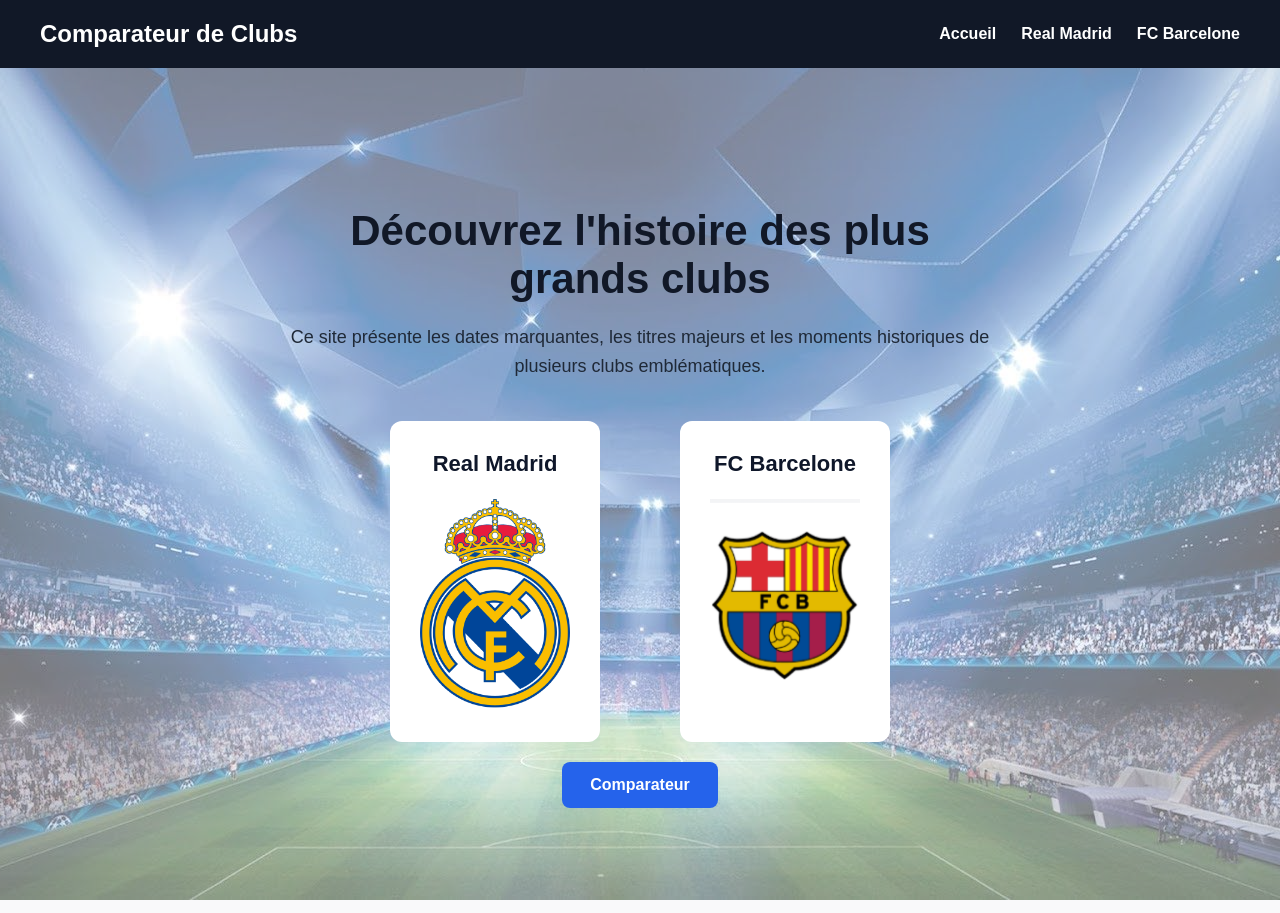
<file: index.html>
<!DOCTYPE html>
<html lang="fr">

    <head>
        <meta chaset="UTF-8">
        <link rel="stylesheet" href="style.css">
        <link rel="stylesheet" href="foot.css">
        <title>Comparateur de Clubs</title>
    </head>

    <body>
        
        <header class="navbar">
            <h1 class="logo">Comparateur de Clubs</h1>
            <section class="nav-links">
                <a href="index.html">Accueil</a>
                <a href="real.html">Real Madrid</a>
                <a href="barca.html">FC Barcelone</a>
            </section>
        </header>

        <main class="hero">

            <section class="hero-content">
                
                <h2>Découvrez l'histoire des plus grands clubs</h2>
                <p>Ce site présente les dates marquantes, les titres majeurs et les moments historiques de plusieurs clubs emblématiques.</p>
                
                <div class="clubs">

                    <div class="club">
                        <h3>Real Madrid</h3>
                        <a href="real.html">
                            <img src="image/madrid.png" alt="Real Madrid">
                        </a>
                    </div>

                    <div class="club">
                        <h3>FC Barcelone</h3>
                        <a href="barca.html">
                            <img src="image/varca.png" alt="FC Barcelone">
                        </a>
                    </div>

                </div>

                <a href="comparateur.html" class="btn">Comparateur</a>
            </section>

        </main>
    </body>
</html>
</file>
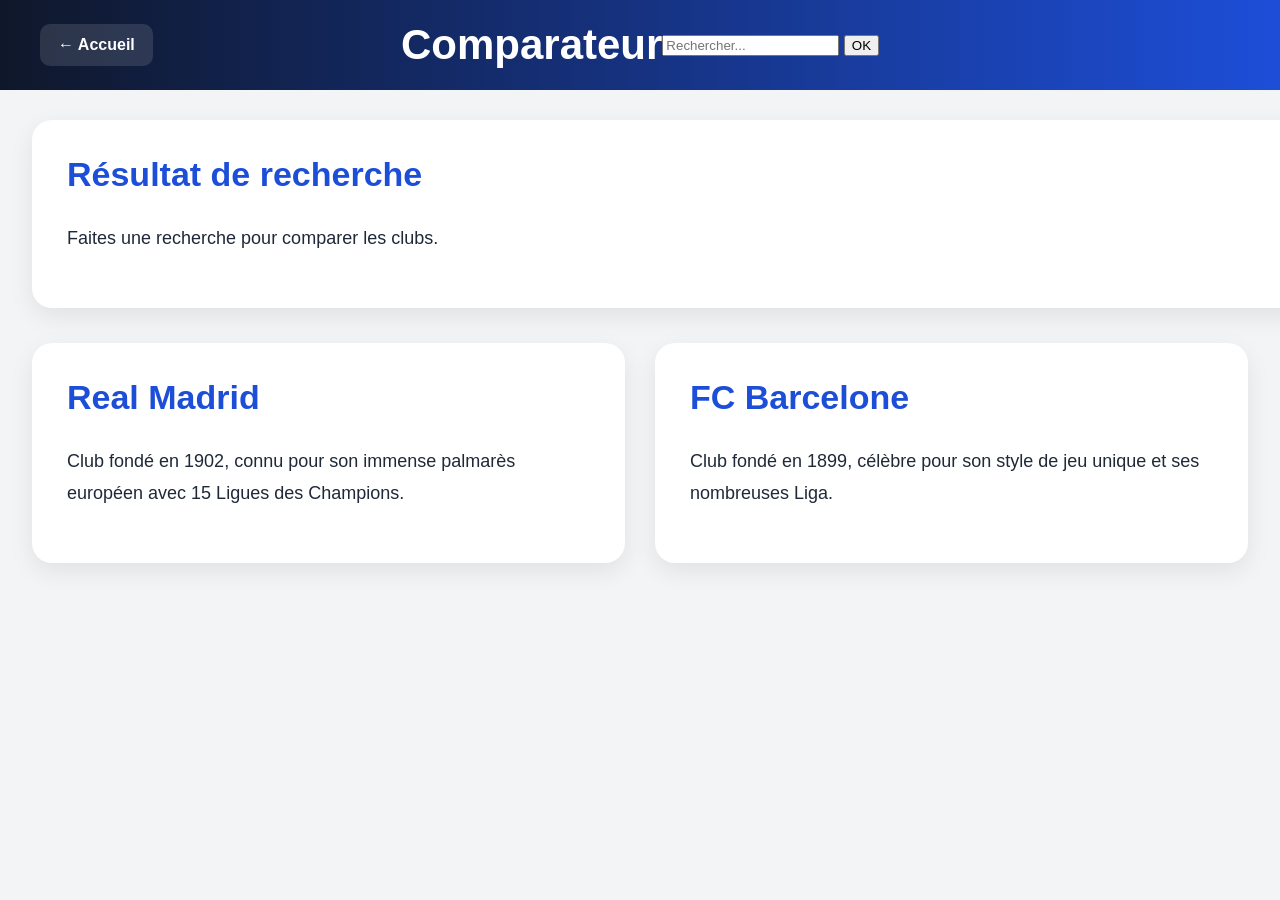
<file: comparateur.html>
<!DOCTYPE html>
<html lang="fr">

<head>
    <meta charset="UTF-8">
    <title>Comparateur de Clubs</title>
    <link rel="stylesheet" href="foot.css">
</head>

<body>

    <header class="club-header">
        
        <a href="index.html" class="top-btn">← Accueil</a>
        
        <h1>Comparateur</h1>
       
        <form method="get" action="comparateur.html" class="search-header">
            <input
                type="text"
                name="recherche"
                placeholder="Rechercher..."
                required
            >
            <button type="submit">OK</button>
        </form>

    </header>
    
    <main class="club-page">

        <section class="full-section">
            <h2>Résultat de recherche</h2>

            <p id="resultat-recherche"></p>

            <div id="contenu-resultat"></div>
        </section>

        <section class="double-section">

            <article class="big-card">
                <h2>Real Madrid</h2>
                <p>
                    Club fondé en 1902, connu pour son immense palmarès européen 
                    avec 15 Ligues des Champions.
                </p>
            </article>

            <article class="big-card">
                <h2>FC Barcelone</h2>
                <p>
                    Club fondé en 1899, célèbre pour son style de jeu unique 
                    et ses nombreuses Liga.
                </p>
            </article>

        </section>

    </main>

    <script>
        const params = new URLSearchParams(window.location.search);
        const recherche = params.get("recherche");

        const resultat = document.getElementById("resultat-recherche");
        const contenu = document.getElementById("contenu-resultat");

        if (recherche) {
            resultat.innerHTML = "Vous avez recherché : <strong>" + recherche + "</strong>";

            let texte = "";

            const mot = recherche.toLowerCase();

            if (mot.includes("palmares")) {
                texte = `
                    <h3>Palmarès</h3>
                    <p>
                        Le Real Madrid possède davantage de Ligues des Champions,
                        tandis que Barcelone possède aussi un palmarès immense
                        au niveau national et international.
                    </p>
                `;
            }

            else if (mot.includes("coach")) {
                texte = `
                    <h3>Coach</h3>
                    <p>
                        Le coach actuel du Real Madrid est Arbeloa.
                        Barcelone possède également une nouvelle génération
                        d'entraîneurs très ambitieuse.
                    </p>
                `;
            }

            else if (mot.includes("president")) {
                texte = `
                    <h3>Président</h3>
                    <p>
                        Florentino Pérez reste l’une des figures majeures
                        du Real Madrid.
                    </p>
                `;
            }

            else {
                texte = `
                    <h3>Aucun résultat trouvé</h3>
                    <p>
                        Essayez avec :
                        palmares, coach, président
                    </p>
                `;
            }

            contenu.innerHTML = texte;
        }
        else {
            resultat.innerHTML = "Faites une recherche pour comparer les clubs.";
        }
    </script>

</body>
</html>
</file>
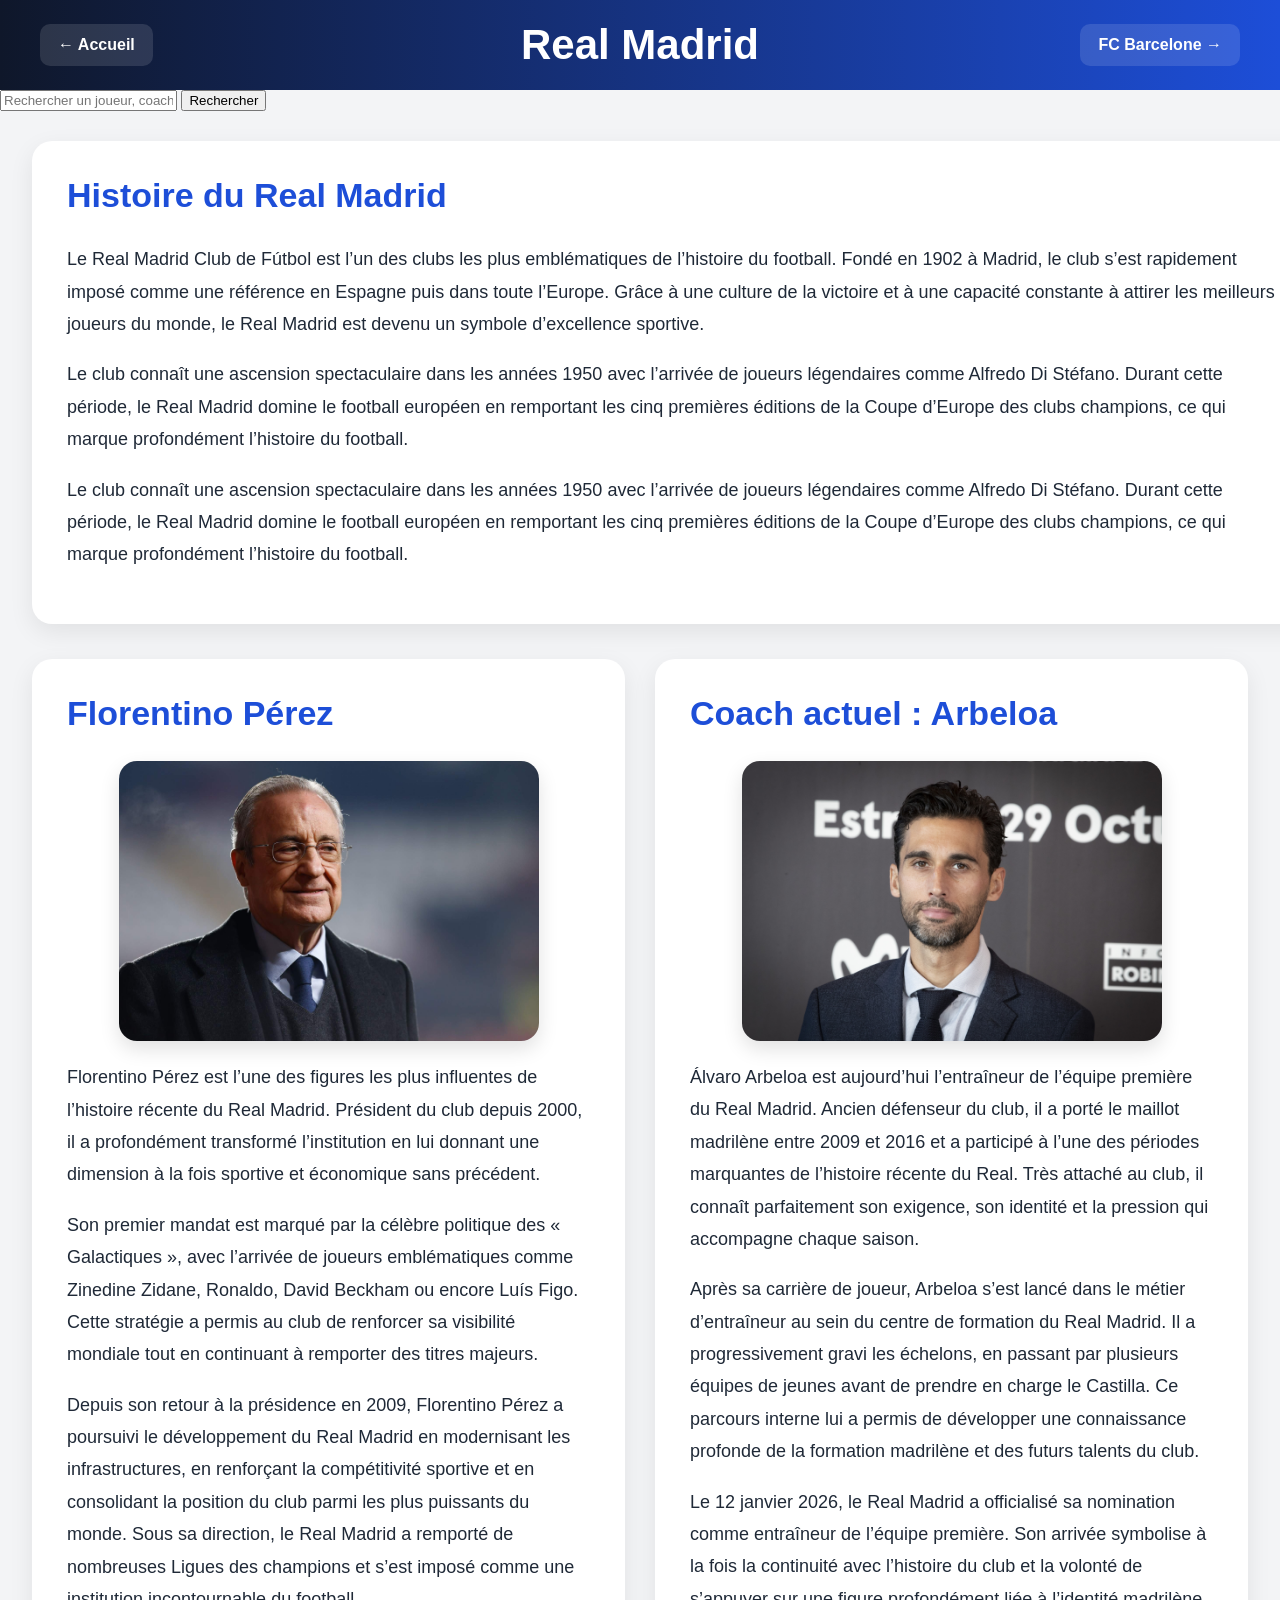
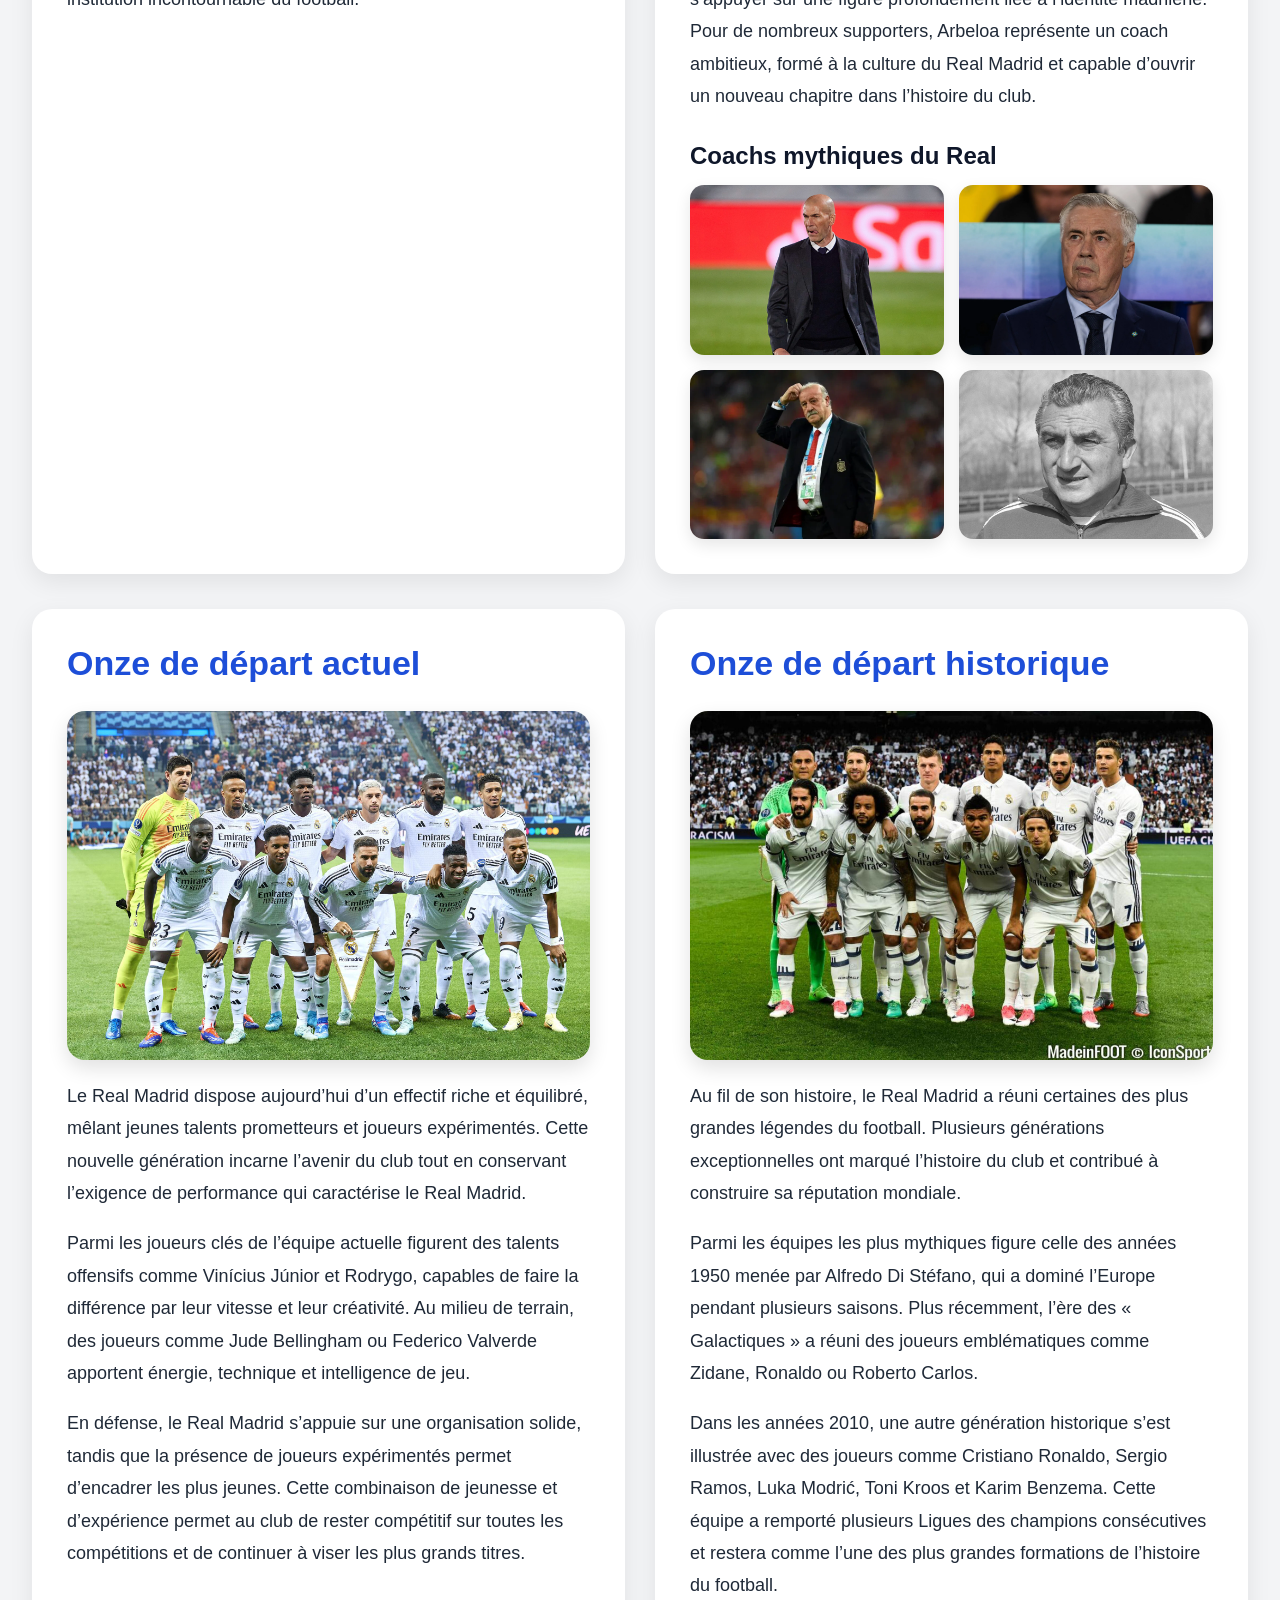
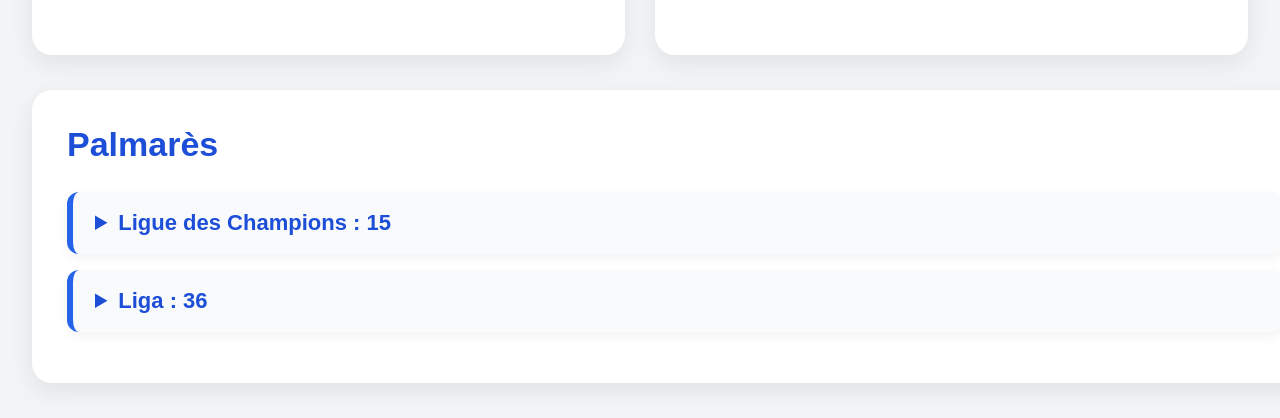
<file: real.2.html>
<!DOCTYPE html>
<html lang="fr">

    <head>
        <meta charset="UTF-8">
        <link rel="stylesheet" href="foot.css">
        <title>Real Madrid</title>
    </head>

    <body>

        <header class="club-header">
            <a href="index.html" class="top-btn">← Accueil</a>
            <h1>Real Madrid</h1>
            <a href="barca.html" class="top-btn">FC Barcelone →</a>
        </header>

        <section class="search-box">
            <form action="recherche.html" method="get">
                <input 
                    type="text" 
                    name="mot" 
                    placeholder="Rechercher un joueur, coach, trophée..." 
                    required
                >
                <button type="submit">Rechercher</button>
            </form>
        </section>

        <main class="club-page">

            <section class="full-section histoire">
                <h2>Histoire du Real Madrid</h2>
                <p>Le Real Madrid Club de Fútbol est l’un des clubs les plus emblématiques de l’histoire du football. Fondé en 1902 à Madrid, le club s’est rapidement imposé comme une référence en Espagne puis dans toute l’Europe. Grâce à une culture de la victoire et à une capacité constante à attirer les meilleurs joueurs du monde, le Real Madrid est devenu un symbole d’excellence sportive.</p>
                <p>Le club connaît une ascension spectaculaire dans les années 1950 avec l’arrivée de joueurs légendaires comme Alfredo Di Stéfano. Durant cette période, le Real Madrid domine le football européen en remportant les cinq premières éditions de la Coupe d’Europe des clubs champions, ce qui marque profondément l’histoire du football.</p>
                <p>Le club connaît une ascension spectaculaire dans les années 1950 avec l’arrivée de joueurs légendaires comme Alfredo Di Stéfano. Durant cette période, le Real Madrid domine le football européen en remportant les cinq premières éditions de la Coupe d’Europe des clubs champions, ce qui marque profondément l’histoire du football.</p>
            </section>


            <section class="double-section">
                <article class="big-card">
                    <h2>Florentino Pérez</h2>
                    <img src="image/florentino.jpeg" alt="Florentino Pérez" class="portrait">
                    <p>Florentino Pérez est l’une des figures les plus influentes de l’histoire récente du Real Madrid. Président du club depuis 2000, il a profondément transformé l’institution en lui donnant une dimension à la fois sportive et économique sans précédent.</p>
                    <p>Son premier mandat est marqué par la célèbre politique des « Galactiques », avec l’arrivée de joueurs emblématiques comme Zinedine Zidane, Ronaldo, David Beckham ou encore Luís Figo. Cette stratégie a permis au club de renforcer sa visibilité mondiale tout en continuant à remporter des titres majeurs.</p>
                    <p>Depuis son retour à la présidence en 2009, Florentino Pérez a poursuivi le développement du Real Madrid en modernisant les infrastructures, en renforçant la compétitivité sportive et en consolidant la position du club parmi les plus puissants du monde. Sous sa direction, le Real Madrid a remporté de nombreuses Ligues des champions et s’est imposé comme une institution incontournable du football.</p>
                </article>

                <article class="big-card">
                    <h2>Coach actuel : Arbeloa</h2>
                    <img src="image/arbeloa.jpg" alt="Álvaro Arbeloa" class="portrait">
                    <p>Álvaro Arbeloa est aujourd’hui l’entraîneur de l’équipe première du Real Madrid. Ancien défenseur du club, il a porté le maillot madrilène entre 2009 et 2016 et a participé à l’une des périodes marquantes de l’histoire récente du Real. Très attaché au club, il connaît parfaitement son exigence, son identité et la pression qui accompagne chaque saison.</p>
                    <p>Après sa carrière de joueur, Arbeloa s’est lancé dans le métier d’entraîneur au sein du centre de formation du Real Madrid. Il a progressivement gravi les échelons, en passant par plusieurs équipes de jeunes avant de prendre en charge le Castilla. Ce parcours interne lui a permis de développer une connaissance profonde de la formation madrilène et des futurs talents du club.</p>
                    <p>Le 12 janvier 2026, le Real Madrid a officialisé sa nomination comme entraîneur de l’équipe première. Son arrivée symbolise à la fois la continuité avec l’histoire du club et la volonté de s’appuyer sur une figure profondément liée à l’identité madrilène. Pour de nombreux supporters, Arbeloa représente un coach ambitieux, formé à la culture du Real Madrid et capable d’ouvrir un nouveau chapitre dans l’histoire du club.</p>

                    <h3>Coachs mythiques du Real</h3>
                    <div class="mini-gallery">
                        <img src="image/zidane.jpg" alt="Zidane">
                        <img src="image/ancelotti.webp" alt="Ancelotti">
                        <img src="image/del-bosque.webp" alt="Del Bosque">
                        <img src="image/munos.jpg" alt="Munos">
                    </div>
                </article>
            </section>

            <section class="double-section">
                <article class="big-card">
                    <h2>Onze de départ actuel</h2>
                    <img src="image/onze-d-real.jpg" alt="Onze actuel du Real Madrid" class="team-photo">
                    <p>Le Real Madrid dispose aujourd’hui d’un effectif riche et équilibré, mêlant jeunes talents prometteurs et joueurs expérimentés. Cette nouvelle génération incarne l’avenir du club tout en conservant l’exigence de performance qui caractérise le Real Madrid.</p>
                    <p>Parmi les joueurs clés de l’équipe actuelle figurent des talents offensifs comme Vinícius Júnior et Rodrygo, capables de faire la différence par leur vitesse et leur créativité. Au milieu de terrain, des joueurs comme Jude Bellingham ou Federico Valverde apportent énergie, technique et intelligence de jeu.</p>
                    <p>En défense, le Real Madrid s’appuie sur une organisation solide, tandis que la présence de joueurs expérimentés permet d’encadrer les plus jeunes. Cette combinaison de jeunesse et d’expérience permet au club de rester compétitif sur toutes les compétitions et de continuer à viser les plus grands titres.</p>
                </article>

                <article class="big-card">
                    <h2>Onze de départ historique</h2>
                    <img src="image/onze-p-real.jpg" alt="Onze historique du Real Madrid" class="team-photo">
                    <p>Au fil de son histoire, le Real Madrid a réuni certaines des plus grandes légendes du football. Plusieurs générations exceptionnelles ont marqué l’histoire du club et contribué à construire sa réputation mondiale.</p> 
                    <p>Parmi les équipes les plus mythiques figure celle des années 1950 menée par Alfredo Di Stéfano, qui a dominé l’Europe pendant plusieurs saisons. Plus récemment, l’ère des « Galactiques » a réuni des joueurs emblématiques comme Zidane, Ronaldo ou Roberto Carlos.</p>
                    <p>Dans les années 2010, une autre génération historique s’est illustrée avec des joueurs comme Cristiano Ronaldo, Sergio Ramos, Luka Modrić, Toni Kroos et Karim Benzema. Cette équipe a remporté plusieurs Ligues des champions consécutives et restera comme l’une des plus grandes formations de l’histoire du football.</p>
                </article>
            </section>

            <section class="full-section palmares">
                <h2>Palmarès</h2>

                <details class="trophee-details">
                    <summary>Ligue des Champions : 15</summary>
                    <ul>
                        <li>1955/1956</li>
                        <li>1956/1957</li>
                        <li>1957/1958</li>
                        <li>1958/1959</li>
                        <li>1959/1960</li>
                        <li>1966</li>
                        <li>1998</li>
                        <li>2000</li>
                        <li>2002</li>
                        <li>2014</li>
                        <li>2016</li>
                        <li>2017</li>
                        <li>2018</li>
                        <li>2022</li>
                        <li>2024</li>
                    </ul>
                </details>

                <details class="trophee-details">
                    <summary>Liga : 36</summary>
                    <ul>
                        <li>1931/1932</li>
                        <li>1932/1933</li>
                        <li>1953/1954</li>
                        <li>1954/1955</li>
                        <li>1956/1957</li>
                        <li>1957/1958</li>
                        <li>1960/1961</li>
                        <li>1961/1962</li>
                        <li>1962/1963</li>
                        <li>1963/1964</li>
                        <li>1964/1965</li>
                        <li>1966/1967</li>
                        <li>1968/1969</li>
                        <li>1971/1972</li>
                        <li>1974/1975</li>
                        <li>1975/1976</li>
                        <li>1977/1978</li>
                        <li>1978/1979</li>
                        <li>1979/1980</li>
                        <li>1985/1986</li>
                        <li>1986/1987</li>
                        <li>1987/1988</li>
                        <li>1988/1989</li>
                        <li>1989/1990</li>
                        <li>1994/1995</li>
                        <li>1996/1997</li>
                        <li>2000/2001</li>
                        <li>2002/2003</li>
                        <li>2006/2007</li>
                        <li>2007/2008</li>
                        <li>2011/2012</li>
                        <li>2016/2017</li>
                        <li>2019/2020</li>
                        <li>2021/2022</li>
                        <li>2023/2024</li>
                    </ul>
                </details>
            </section>

        </main>

    </body>
</html>
</file>
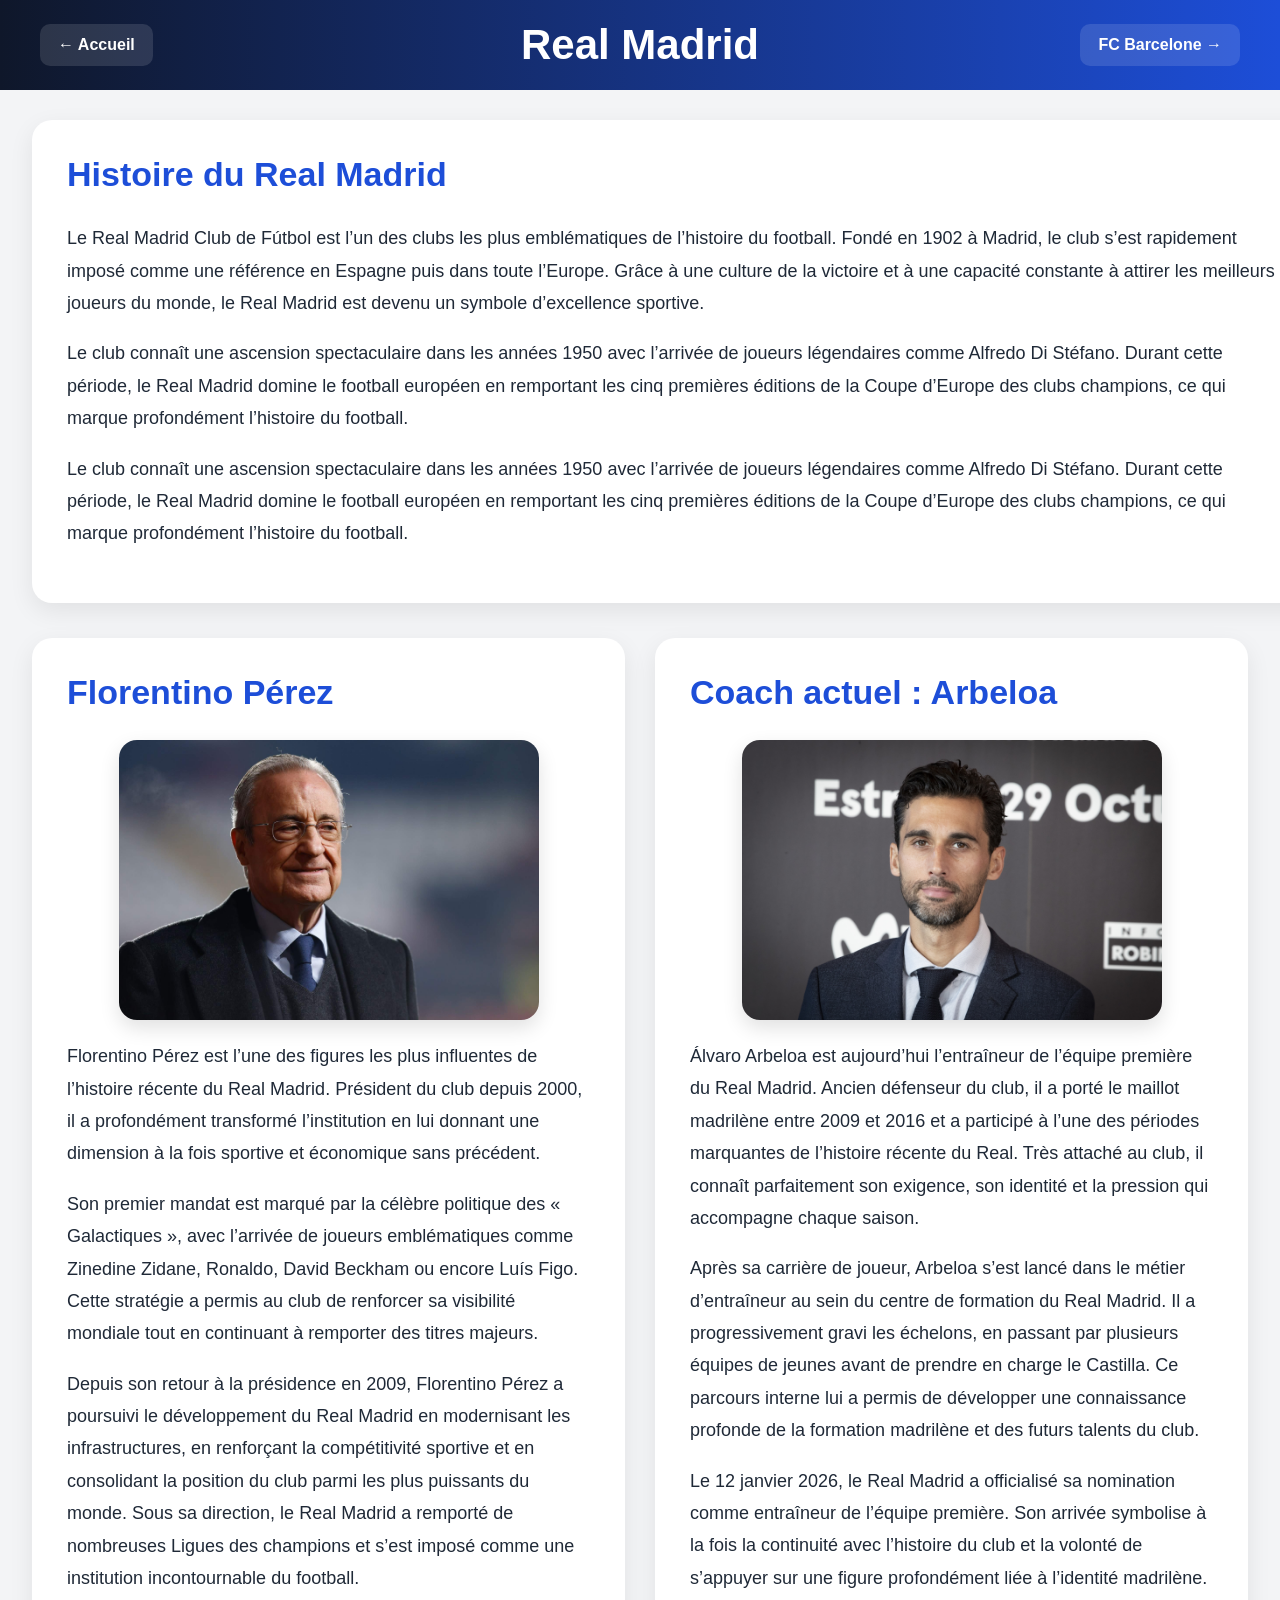
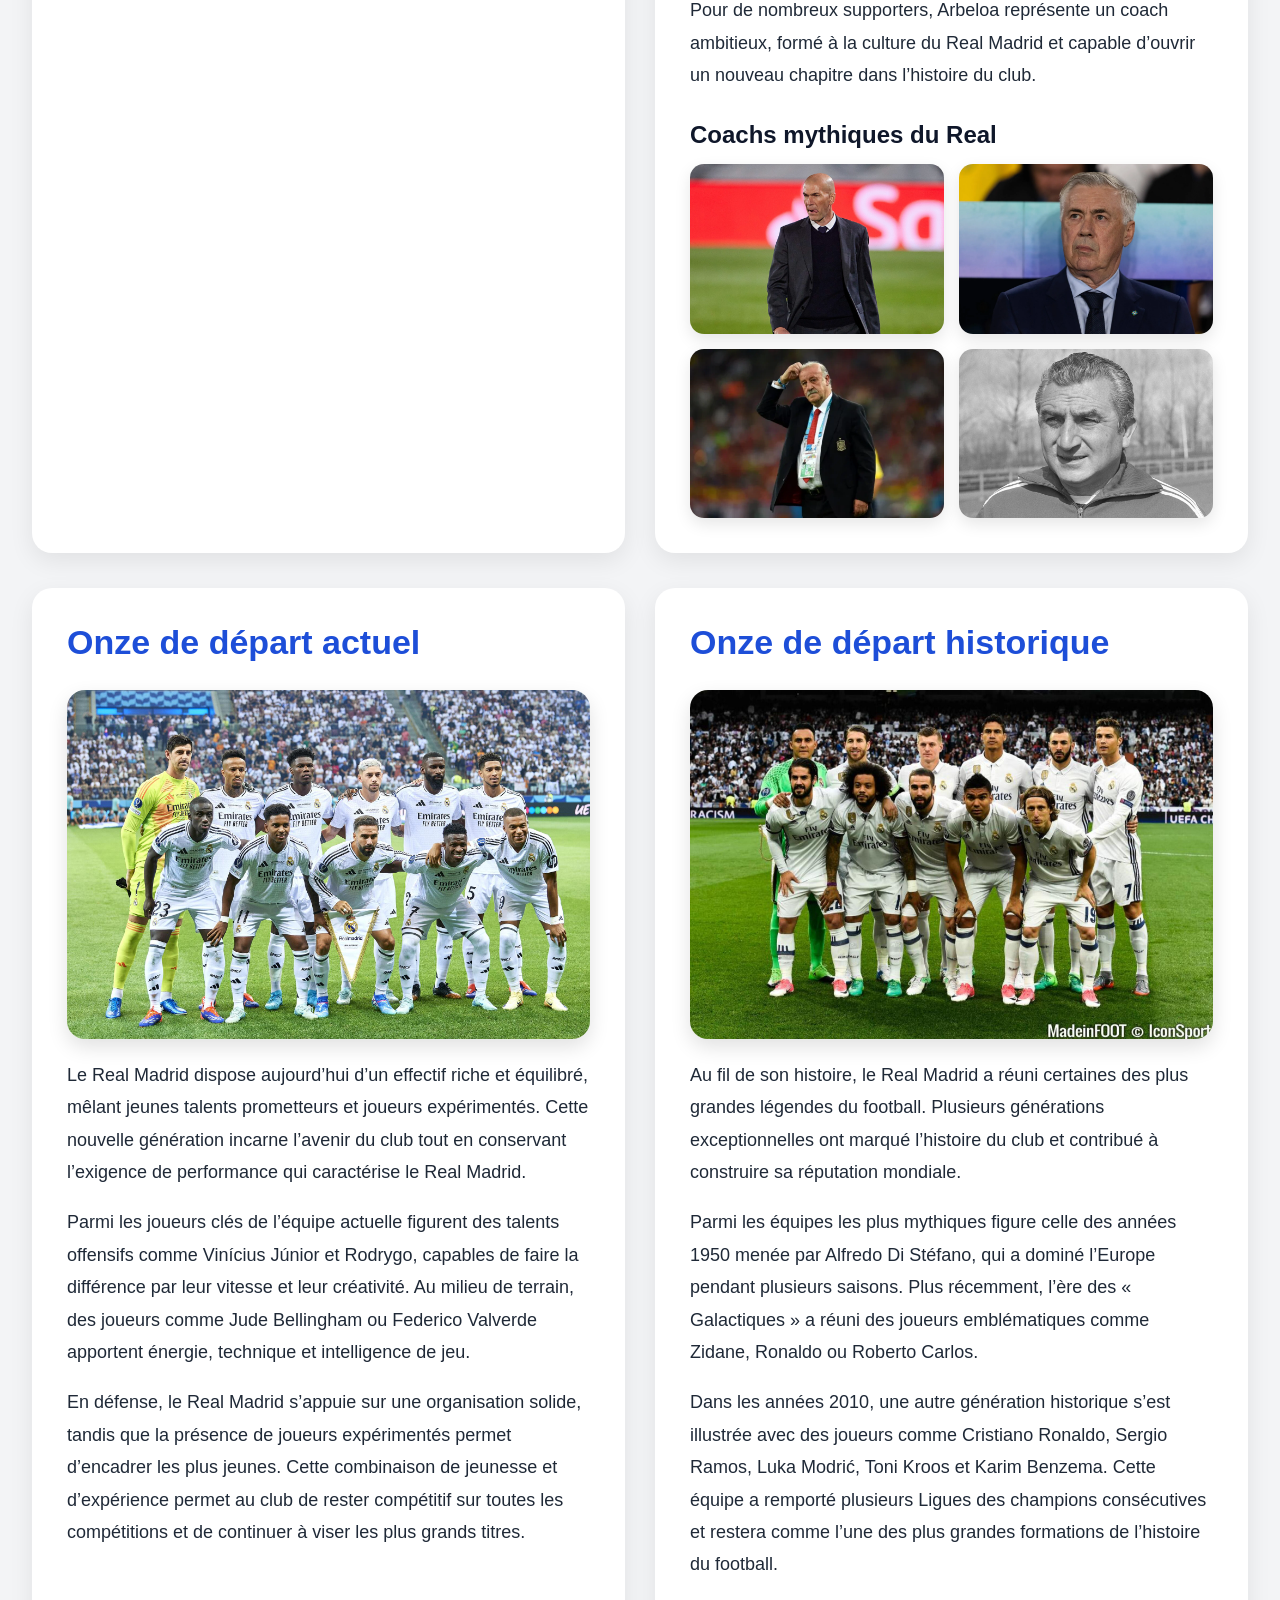
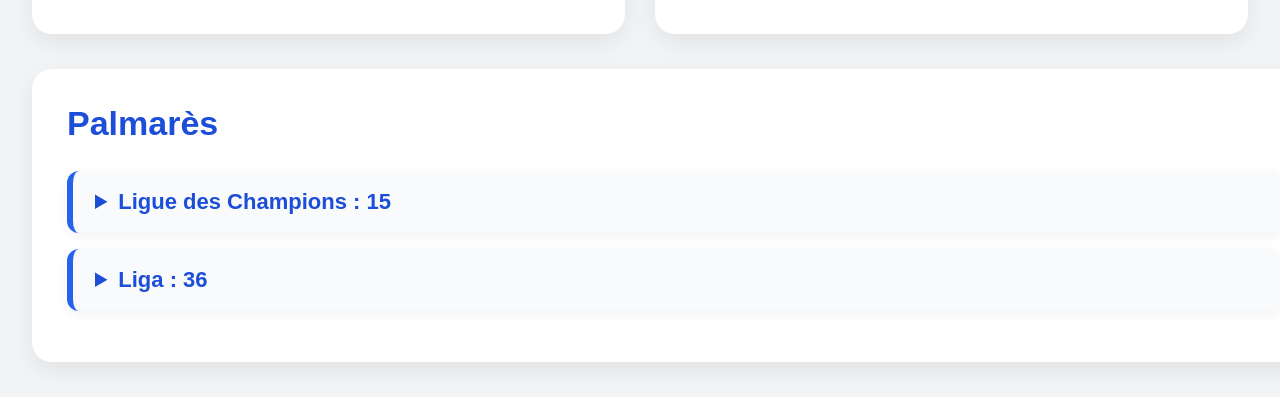
<file: real.html>
<!DOCTYPE html>
<html lang="fr">

    <head>
        <meta charset="UTF-8">
        <link rel="stylesheet" href="foot.css">
        <title>Real Madrid</title>
    </head>

    <body>

        <header class="club-header">
            <a href="index.html" class="top-btn">← Accueil</a>
            <h1>Real Madrid</h1>
            <a href="barca.html" class="top-btn">FC Barcelone →</a>
        </header>

        <main class="club-page">

            <section class="full-section histoire">
                <h2>Histoire du Real Madrid</h2>
                <p>Le Real Madrid Club de Fútbol est l’un des clubs les plus emblématiques de l’histoire du football. Fondé en 1902 à Madrid, le club s’est rapidement imposé comme une référence en Espagne puis dans toute l’Europe. Grâce à une culture de la victoire et à une capacité constante à attirer les meilleurs joueurs du monde, le Real Madrid est devenu un symbole d’excellence sportive.</p>
                <p>Le club connaît une ascension spectaculaire dans les années 1950 avec l’arrivée de joueurs légendaires comme Alfredo Di Stéfano. Durant cette période, le Real Madrid domine le football européen en remportant les cinq premières éditions de la Coupe d’Europe des clubs champions, ce qui marque profondément l’histoire du football.</p>
                <p>Le club connaît une ascension spectaculaire dans les années 1950 avec l’arrivée de joueurs légendaires comme Alfredo Di Stéfano. Durant cette période, le Real Madrid domine le football européen en remportant les cinq premières éditions de la Coupe d’Europe des clubs champions, ce qui marque profondément l’histoire du football.</p>
            </section>


            <section class="double-section">
                <article class="big-card">
                    <h2>Florentino Pérez</h2>
                    <img src="image/florentino.jpeg" alt="Florentino Pérez" class="portrait">
                    <p>Florentino Pérez est l’une des figures les plus influentes de l’histoire récente du Real Madrid. Président du club depuis 2000, il a profondément transformé l’institution en lui donnant une dimension à la fois sportive et économique sans précédent.</p>
                    <p>Son premier mandat est marqué par la célèbre politique des « Galactiques », avec l’arrivée de joueurs emblématiques comme Zinedine Zidane, Ronaldo, David Beckham ou encore Luís Figo. Cette stratégie a permis au club de renforcer sa visibilité mondiale tout en continuant à remporter des titres majeurs.</p>
                    <p>Depuis son retour à la présidence en 2009, Florentino Pérez a poursuivi le développement du Real Madrid en modernisant les infrastructures, en renforçant la compétitivité sportive et en consolidant la position du club parmi les plus puissants du monde. Sous sa direction, le Real Madrid a remporté de nombreuses Ligues des champions et s’est imposé comme une institution incontournable du football.</p>
                </article>

                <article class="big-card">
                    <h2>Coach actuel : Arbeloa</h2>
                    <img src="image/arbeloa.jpg" alt="Álvaro Arbeloa" class="portrait">
                    <p>Álvaro Arbeloa est aujourd’hui l’entraîneur de l’équipe première du Real Madrid. Ancien défenseur du club, il a porté le maillot madrilène entre 2009 et 2016 et a participé à l’une des périodes marquantes de l’histoire récente du Real. Très attaché au club, il connaît parfaitement son exigence, son identité et la pression qui accompagne chaque saison.</p>
                    <p>Après sa carrière de joueur, Arbeloa s’est lancé dans le métier d’entraîneur au sein du centre de formation du Real Madrid. Il a progressivement gravi les échelons, en passant par plusieurs équipes de jeunes avant de prendre en charge le Castilla. Ce parcours interne lui a permis de développer une connaissance profonde de la formation madrilène et des futurs talents du club.</p>
                    <p>Le 12 janvier 2026, le Real Madrid a officialisé sa nomination comme entraîneur de l’équipe première. Son arrivée symbolise à la fois la continuité avec l’histoire du club et la volonté de s’appuyer sur une figure profondément liée à l’identité madrilène. Pour de nombreux supporters, Arbeloa représente un coach ambitieux, formé à la culture du Real Madrid et capable d’ouvrir un nouveau chapitre dans l’histoire du club.</p>

                    <h3>Coachs mythiques du Real</h3>
                    <div class="mini-gallery">
                        <img src="image/zidane.jpg" alt="Zidane">
                        <img src="image/ancelotti.webp" alt="Ancelotti">
                        <img src="image/del-bosque.webp" alt="Del Bosque">
                        <img src="image/munos.jpg" alt="Munos">
                    </div>
                </article>
            </section>

            <section class="double-section">
                <article class="big-card">
                    <h2>Onze de départ actuel</h2>
                    <img src="image/onze-d-real.jpg" alt="Onze actuel du Real Madrid" class="team-photo">
                    <p>Le Real Madrid dispose aujourd’hui d’un effectif riche et équilibré, mêlant jeunes talents prometteurs et joueurs expérimentés. Cette nouvelle génération incarne l’avenir du club tout en conservant l’exigence de performance qui caractérise le Real Madrid.</p>
                    <p>Parmi les joueurs clés de l’équipe actuelle figurent des talents offensifs comme Vinícius Júnior et Rodrygo, capables de faire la différence par leur vitesse et leur créativité. Au milieu de terrain, des joueurs comme Jude Bellingham ou Federico Valverde apportent énergie, technique et intelligence de jeu.</p>
                    <p>En défense, le Real Madrid s’appuie sur une organisation solide, tandis que la présence de joueurs expérimentés permet d’encadrer les plus jeunes. Cette combinaison de jeunesse et d’expérience permet au club de rester compétitif sur toutes les compétitions et de continuer à viser les plus grands titres.</p>
                </article>

                <article class="big-card">
                    <h2>Onze de départ historique</h2>
                    <img src="image/onze-p-real.jpg" alt="Onze historique du Real Madrid" class="team-photo">
                    <p>Au fil de son histoire, le Real Madrid a réuni certaines des plus grandes légendes du football. Plusieurs générations exceptionnelles ont marqué l’histoire du club et contribué à construire sa réputation mondiale.</p> 
                    <p>Parmi les équipes les plus mythiques figure celle des années 1950 menée par Alfredo Di Stéfano, qui a dominé l’Europe pendant plusieurs saisons. Plus récemment, l’ère des « Galactiques » a réuni des joueurs emblématiques comme Zidane, Ronaldo ou Roberto Carlos.</p>
                    <p>Dans les années 2010, une autre génération historique s’est illustrée avec des joueurs comme Cristiano Ronaldo, Sergio Ramos, Luka Modrić, Toni Kroos et Karim Benzema. Cette équipe a remporté plusieurs Ligues des champions consécutives et restera comme l’une des plus grandes formations de l’histoire du football.</p>
                </article>
            </section>

            <section class="full-section palmares">
                <h2>Palmarès</h2>

                <details class="trophee-details">
                    <summary>Ligue des Champions : 15</summary>
                    <ul>
                        <li>1955/1956</li>
                        <li>1956/1957</li>
                        <li>1957/1958</li>
                        <li>1958/1959</li>
                        <li>1959/1960</li>
                        <li>1966</li>
                        <li>1998</li>
                        <li>2000</li>
                        <li>2002</li>
                        <li>2014</li>
                        <li>2016</li>
                        <li>2017</li>
                        <li>2018</li>
                        <li>2022</li>
                        <li>2024</li>
                    </ul>
                </details>

                <details class="trophee-details">
                    <summary>Liga : 36</summary>
                    <ul>
                        <li>1931/1932</li>
                        <li>1932/1933</li>
                        <li>1953/1954</li>
                        <li>1954/1955</li>
                        <li>1956/1957</li>
                        <li>1957/1958</li>
                        <li>1960/1961</li>
                        <li>1961/1962</li>
                        <li>1962/1963</li>
                        <li>1963/1964</li>
                        <li>1964/1965</li>
                        <li>1966/1967</li>
                        <li>1968/1969</li>
                        <li>1971/1972</li>
                        <li>1974/1975</li>
                        <li>1975/1976</li>
                        <li>1977/1978</li>
                        <li>1978/1979</li>
                        <li>1979/1980</li>
                        <li>1985/1986</li>
                        <li>1986/1987</li>
                        <li>1987/1988</li>
                        <li>1988/1989</li>
                        <li>1989/1990</li>
                        <li>1994/1995</li>
                        <li>1996/1997</li>
                        <li>2000/2001</li>
                        <li>2002/2003</li>
                        <li>2006/2007</li>
                        <li>2007/2008</li>
                        <li>2011/2012</li>
                        <li>2016/2017</li>
                        <li>2019/2020</li>
                        <li>2021/2022</li>
                        <li>2023/2024</li>
                    </ul>
                </details>
            </section>

        </main>

    </body>
</html>
</file>
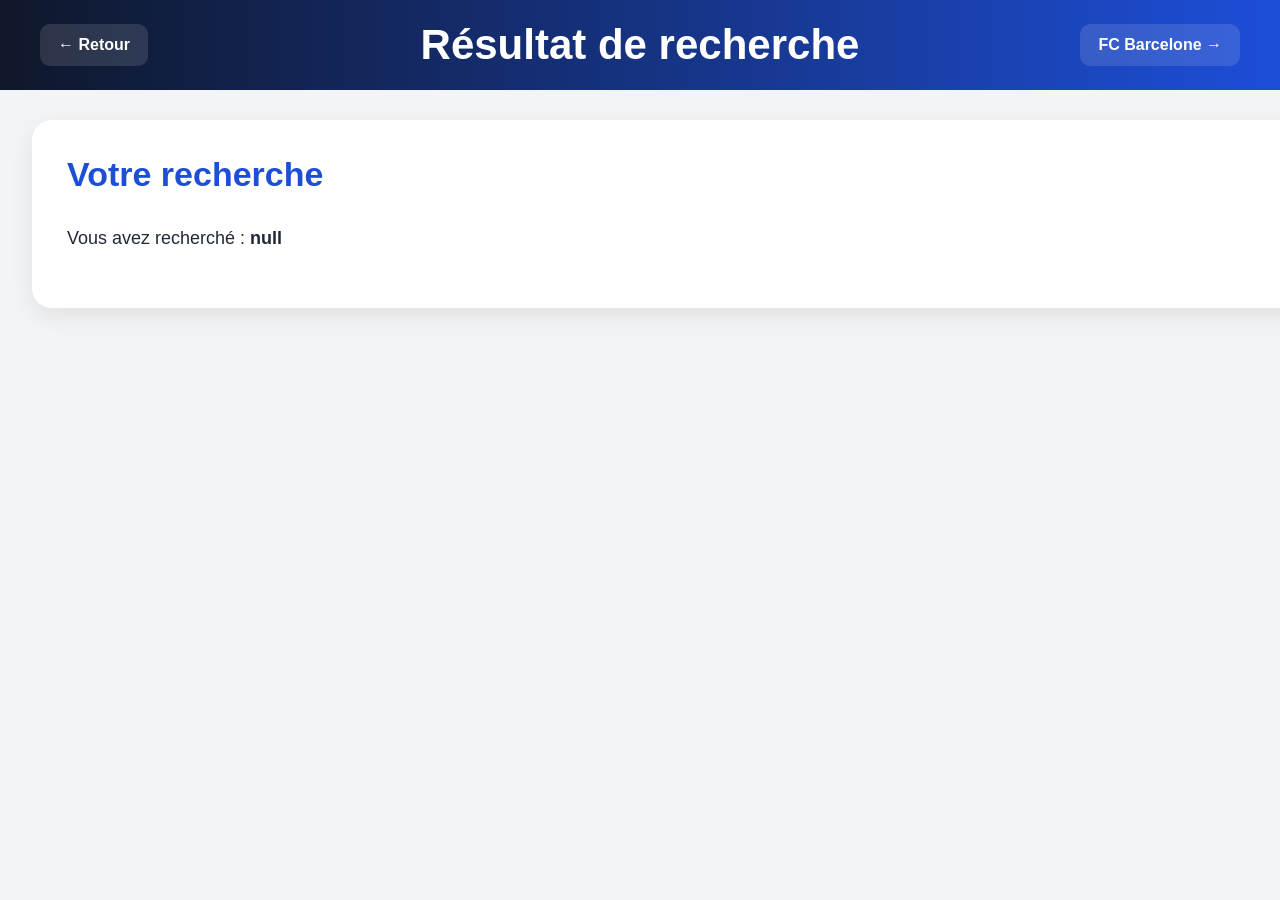
<file: Recherche.html>
<!DOCTYPE html>
<html lang="fr">

<head>
    <meta charset="UTF-8">
    <title>Résultat de recherche</title>
    <link rel="stylesheet" href="foot.css">
</head>

<body>

    <header class="club-header">
        <a href="real.html" class="top-btn">← Retour</a>
        <h1>Résultat de recherche</h1>
        <a href="barca.html" class="top-btn">FC Barcelone →</a>
    </header>

    <main class="club-page">

        <section class="full-section">
            <h2>Votre recherche</h2>

            <p id="resultat"></p>

            <div id="contenu-resultat"></div>
        </section>

    </main>

    <script>
        const params = new URLSearchParams(window.location.search);
        const mot = params.get("mot");

        document.getElementById("resultat").innerHTML =
            "Vous avez recherché : <strong>" + mot + "</strong>";

        let contenu = "";

        if (mot.toLowerCase().includes("zidane")) {
            contenu = `
                <h3>Zinedine Zidane</h3>
                <p>Zidane est l’un des plus grands joueurs et entraîneurs de l’histoire du Real Madrid. Il a remporté plusieurs Ligues des Champions comme coach.</p>
            `;
        }

        else if (mot.toLowerCase().includes("palmares")) {
            contenu = `
                <h3>Palmarès du Real Madrid</h3>
                <p>Le Real Madrid possède 15 Ligues des Champions et 36 Liga, ce qui en fait l’un des clubs les plus titrés du monde.</p>
            `;
        }

        else if (mot.toLowerCase().includes("arbeloa")) {
            contenu = `
                <h3>Álvaro Arbeloa</h3>
                <p>Arbeloa est l’entraîneur actuel du Real Madrid et ancien défenseur emblématique du club.</p>
            `;
        }

        else {
            contenu = `
                <h3>Aucun résultat trouvé</h3>
                <p>Essayez avec : Zidane, Arbeloa, Palmarès, Coach, Ligue des Champions...</p>
            `;
        }

        document.getElementById("contenu-resultat").innerHTML = contenu;
    </script>

</body>
</html>
</file>
<file: style.css>
html, body{
    height: 100%;
    margin: 0;
}

body{
    margin: 0;
    font-family: Arial, sans-serif;
    background-image: url("image/ldc.png");
    background-size: cover;
    background-position: center;
    background-repeat: no-repeat;
    background-attachment: fixed;
    min-height: 100vh;
}

.navbar{
    display: flex;
    justify-content: space-between;
    align-items: center;
    background-color: #111827;
    padding: 20px 40px;
}

.logo{
    color: white;
    margin: 0;
    font-size: 24px;
}

.nav-links{
    display: flex;
    gap: 25px;
    margin: 0;
    padding: 0;
}

.nav-links a{
    color: white;
    text-decoration: none;
    font-weight: bold;
    transition: color 0.3s ease;
}

.nav-links a:hover {
    color: #60a5fa;
}

.hero{
    min-height: 85vh;
    display: flex;
    justify-content: center;
    align-items: center;
    text-align: center;
    padding: 40px;
    background-color: rgba(255,255,255,0.45);
}

.hero-content{
    max-width: 700px;
}

.hero-content h2 {
    font-size: 42px;
    margin-bottom: 20px;
    color: #111827;
}

.hero-content p {
    font-size: 18px;
    line-height: 1.6;
    margin-bottom: 30px;
}

.clubs{
    display: flex;
    justify-content: center;
    gap: 80px;
    margin-top: 40px;
}

.club{
    text-align: center;
    background: white;
    padding: 30px;
    border-radius: 12px;
    box-shadow: 0 4px 12px rgba(0,0,0,0.01);
}

.club img{
    width: 150px;
    transition: 0.3s;
}

.club img:hover {
    transform: scale(1.1);
}

.btn {
    margin-top: 20px;
    text-decoration: none;
    font-weight: bold;
    padding: 14px 28px;
    display: inline-block;
    background-color: #2563eb;
    color: white;
    border-radius: 8px;
    transition: background-color 0.3s ease, transform 0.3s ease;
}

.btn:hover{
    background-color: #1d4ed8;
    transform: translateY(-2px);
}

.club-header {
    display: flex;
    justify-content: space-between;
    align-items: center;
    padding: 25px 40px;
    background: linear-gradient(to right, #0f172a, #1e3a8a);
    color: white;
    position: sticky;
    top: 0;
    z-index: 1000;
}

.header-center{
    text-align: center;
}

.header-center h1{
    margin: 0;
    font-size: 42px;
}

.header-center p{
    margin: 8px 0 0 0;
    font-size: 18px;
    opacity: 0.9;
}

.top-btn {
    text-decoration: none;
    color: white;
    font-weight: bold;
    background-color: rgba(255,255,255,0.12);
    padding: 12px 20px;
    border-radius: 10px;
    transition: 0.3s;
}

.top-btn:hover{
    background-color: rgba(255,255,255,0.22);
    transform: translateY(-2px);
}

.page-club{
    width: min(1400px, 92%);
    margin: 40px auto;
}

.section{
    margin-bottom: 40px;
}

.full{
    width: 100%;
}

.two-colums{
    display: grid;
    grid-template-columns: 1fr 1fr;
    gap: 30px;
}

.card,
.history-section,
.trophies-section{
    background-color: white;
    border-radius: 18px;
    padding: 30px;
    box-shadow: 0 8px 24px rgba(0,0,0,0.08);
}

.section h2{
    margin-top: 0;
    font-size: 32px;
    color: #1d4ed8;
}

section h3{
    margin-top: 0;
    font-size: 22px;
    color: #0f172a;
}

section p{
    line-height: 1.8;
    font-size: 17px;
}

.portrait{
    width: 100%;
    max-width: 380px;
    display: block;
    margin: 20px auto;
    border-radius: 16px;
    box-shadow: 0 8px 22px rgba(255,255,255,0.12);
}

.team-photo{
    width: 100%;
    border-radius: 16px;
    margin: 20px 0;
    box-shadow: 0 8px 22px rgba(255,255,255,0.12);
}

.small-gallery{
    display: grid;
    grid-template-columns: repeat(2, 1fr);
    gap: 15px;
    margin-top: 20px;
}

.small-gallery img{
    width: 100%;
    border-radius: 12px;
    box-shadow: 0 6px 16px rgba(0,0,0,0.01);
    transition: 0.3s;
}

.small-gallery img:hover{
    transform: scale(1.03);
}

.trophee-details{
    background-color: #f8fafc;
    border-left: 6px solid #2563eb;
    padding: 18px 20px;
    border-radius: 12px;
    margin-bottom: 18px;
    box-shadow: 0 4px 12px rgba(0,0,0,0.05);
}

.trophee-details summary{
    font-weight: bold;
    font-size: 22px;
    color: #1d4ed8;
    cursor: pointer;
}

.trophee-details ul{
    margin-top: 15px;
    padding-left: 20px;
}

.trophee-details li{
    margin-bottom: 8px;
    font-size: 18px;
}

@media (max-width: 1000px) {
    .two-colums {
        grid-template-columns: 1fr;
    }

    .club-header {
        flex-direction: column;
        gap: 15px;
        text-align: center;
    }
}
</file>
<file: foot.css>
body {
    margin: 0;
    font-family: Arial, sans-serif;
    background-color: #f3f4f6;
    color: #1f2937;
}

.club-header {
    display: flex;
    grid-template-columns: 1fr auto 1fr;
    align-items: center;
    padding: 0px 40px;
    background: linear-gradient(to right, #0f172a, #1d4ed8);
    color: white;
    position: sticky;
    top: 0;
    z-index: 1000;
    justify-content: center;
    min-height: 90px;
}

.club-header h1 {
    margin: 0;
    font-size: 42px;
    text-align: center;
}

.top-btn {
    position: absolute;
    top: 50%;
    transform: translateY(-50%);
    text-decoration: none;
    color: white;
    font-weight: bold;
    padding: 12px 18px;
    border-radius: 10px;
    background-color: rgba(255,255,255,0.12);
    transition: 0.3s;
    width: max-content;
}

.top-btn:first-child {
    left: 40px;
}

.top-btn:last-child {
    right: 40px;
}

.top-btn:hover {
    background-color: rgba(255,255,255,0.22);
    transform: translateY(-50%);
}

.club-page {
    width: 95%;
    max-width: 1700px;
    margin: 30px auto;
}

.full-section {
    width: 100%;
    background-color: white;
    border-radius: 20px;
    padding: 35px;
    margin-bottom: 35px;
    box-shadow: 0 8px 24px rgba(0,0,0,0.08);
}

.double-section {
    display: grid;
    grid-template-columns: 1fr 1fr;
    gap: 30px;
    width: 100%;
    margin-bottom: 35px;
}

.big-card {
    background-color: white;
    border-radius: 20px;
    padding: 35px;
    box-shadow: 0 8px 24px rgba(0,0,0,0.08);
}

.full-section h2,
.big-card h2 {
    margin-top: 0;
    font-size: 34px;
    color: #1d4ed8;
}

.full-section p,
.big-card p {
    font-size: 18px;
    line-height: 1.8;
}

.portrait {
    width: 100%;
    max-width: 420px;
    display: block;
    margin: 20px auto;
    border-radius: 18px;
    box-shadow: 0 8px 20px rgba(0,0,0,0.12);
}

.team-photo {
    width: 100%;
    display: block;
    margin: 20px 0;
    border-radius: 18px;
    box-shadow: 0 8px 20px rgba(0,0,0,0.12);
}

.big-card h3 {
    margin-top: 30px;
    margin-bottom: 15px;
    color: #0f172a;
    font-size: 24px;
}

.mini-gallery {
    display: grid;
    grid-template-columns: repeat(2, 1fr);
    gap: 15px;
}

.mini-gallery img {
    width: 100%;
    border-radius: 14px;
    box-shadow: 0 6px 16px rgba(0,0,0,0.1);
    transition: transform 0.3s;
}

.mini-gallery img:hover {
    transform: scale(1.03);
}

.trophee-details {
    background-color: #f8fafc;
    border-left: 6px solid #2563eb;
    padding: 18px 22px;
    border-radius: 12px;
    margin-bottom: 16px;
    box-shadow: 0 4px 12px rgba(0,0,0,0.05);
}

.trophee-details summary {
    font-size: 22px;
    font-weight: bold;
    color: #1d4ed8;
    cursor: pointer;
}

.trophee-details ul {
    margin-top: 15px;
    padding-left: 22px;
}

.trophee-details li {
    font-size: 17px;
    margin-bottom: 8px;
}

@media (max-width: 1000px) {
    .double-section {
        grid-template-columns: 1fr;
    }

    .club-header {
        grid-template-columns: 1fr;
        gap: 15px;
        text-align: center;
    }

.search-header {
    justify-self: end;
    position: absolute;
    right: 40px;
    top: 50%;
    transform: translateY(-50%);
    display: flex;
    gap: 10px;
    align-items: center;
}

.search-header input {
    padding: 12px 16px;
    border: none;
    border-radius: 10px;
    outline: none;
    width: 220px;
    font-size: 15px;
}

.search-header button {
    padding: 12px 18px;
    border: none;
    border-radius: 10px;
    background-color: rgba(255,255,255,0.12);
    color: white;
    font-weight: bold;
    cursor: pointer;
    transition: 0.3s;
}

.search-header button:hover {
    background-color: rgba(255,255,255,0.22);
}
</file>
